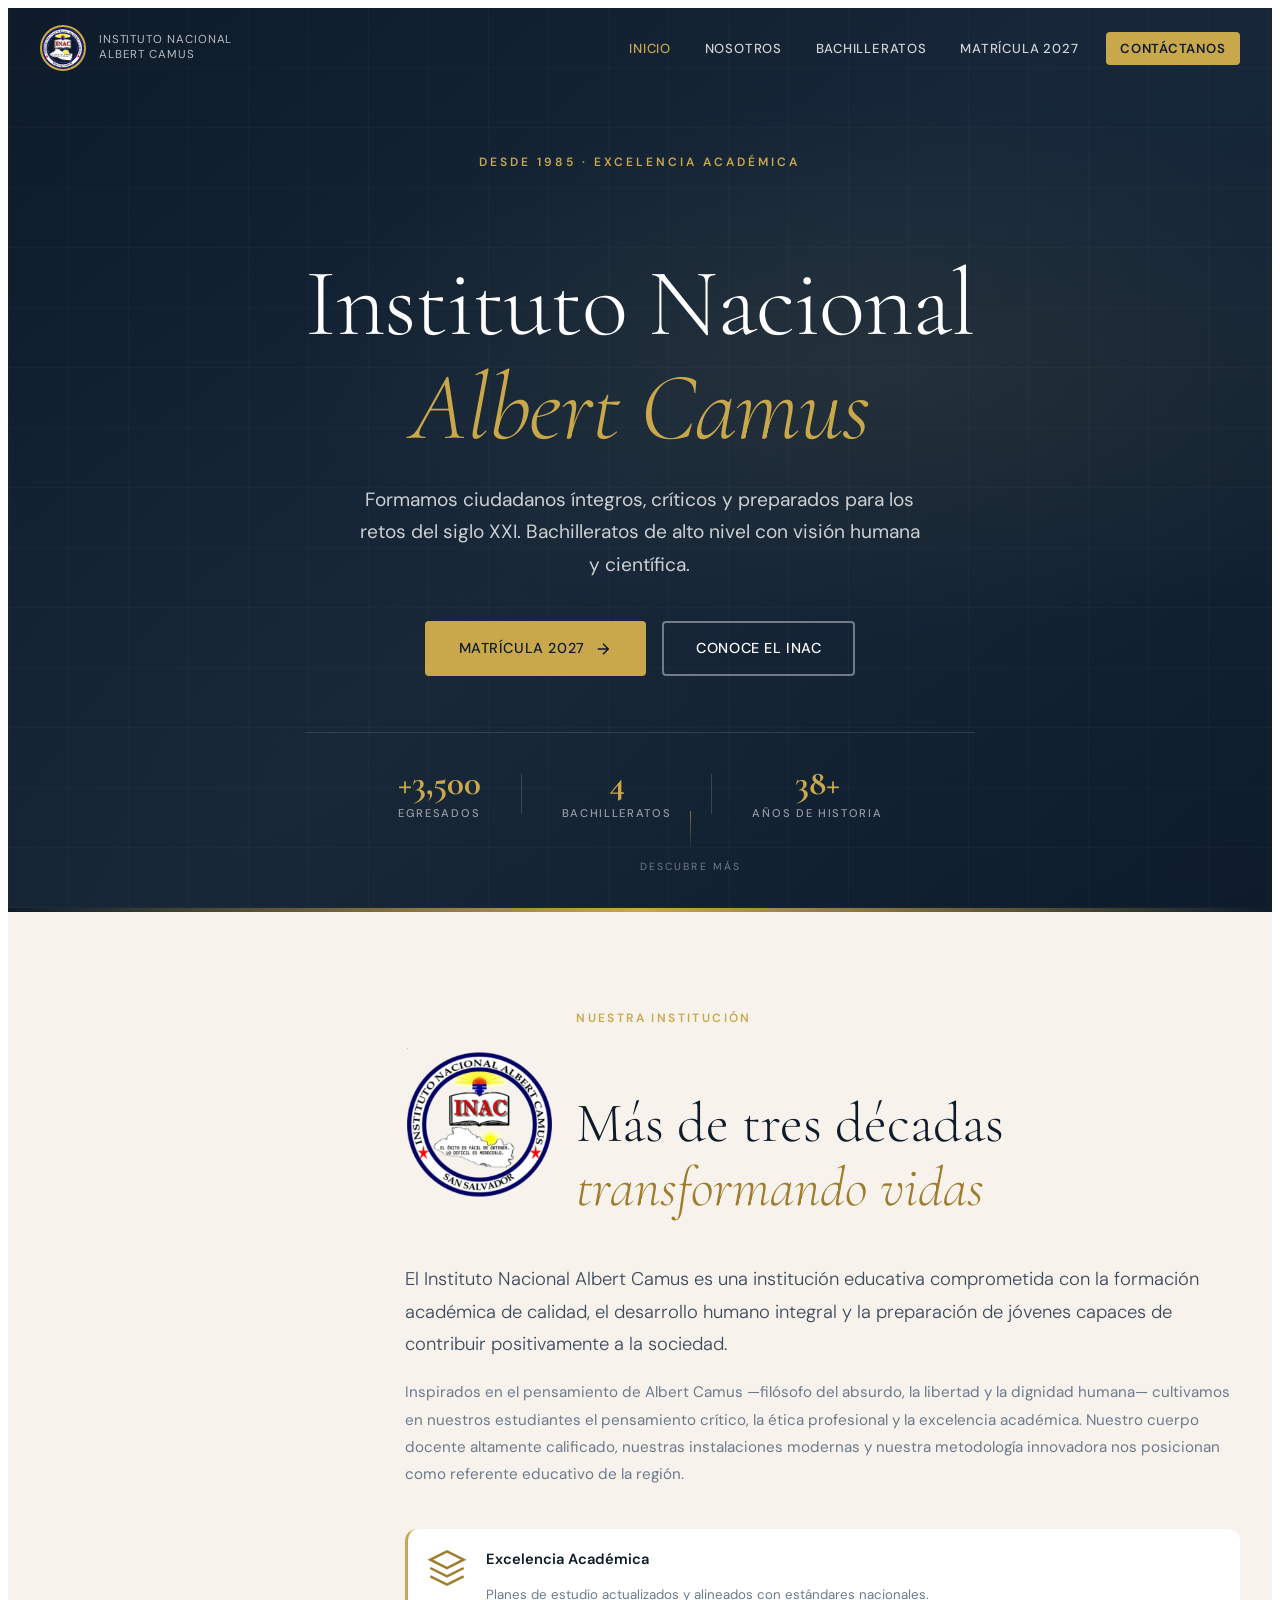
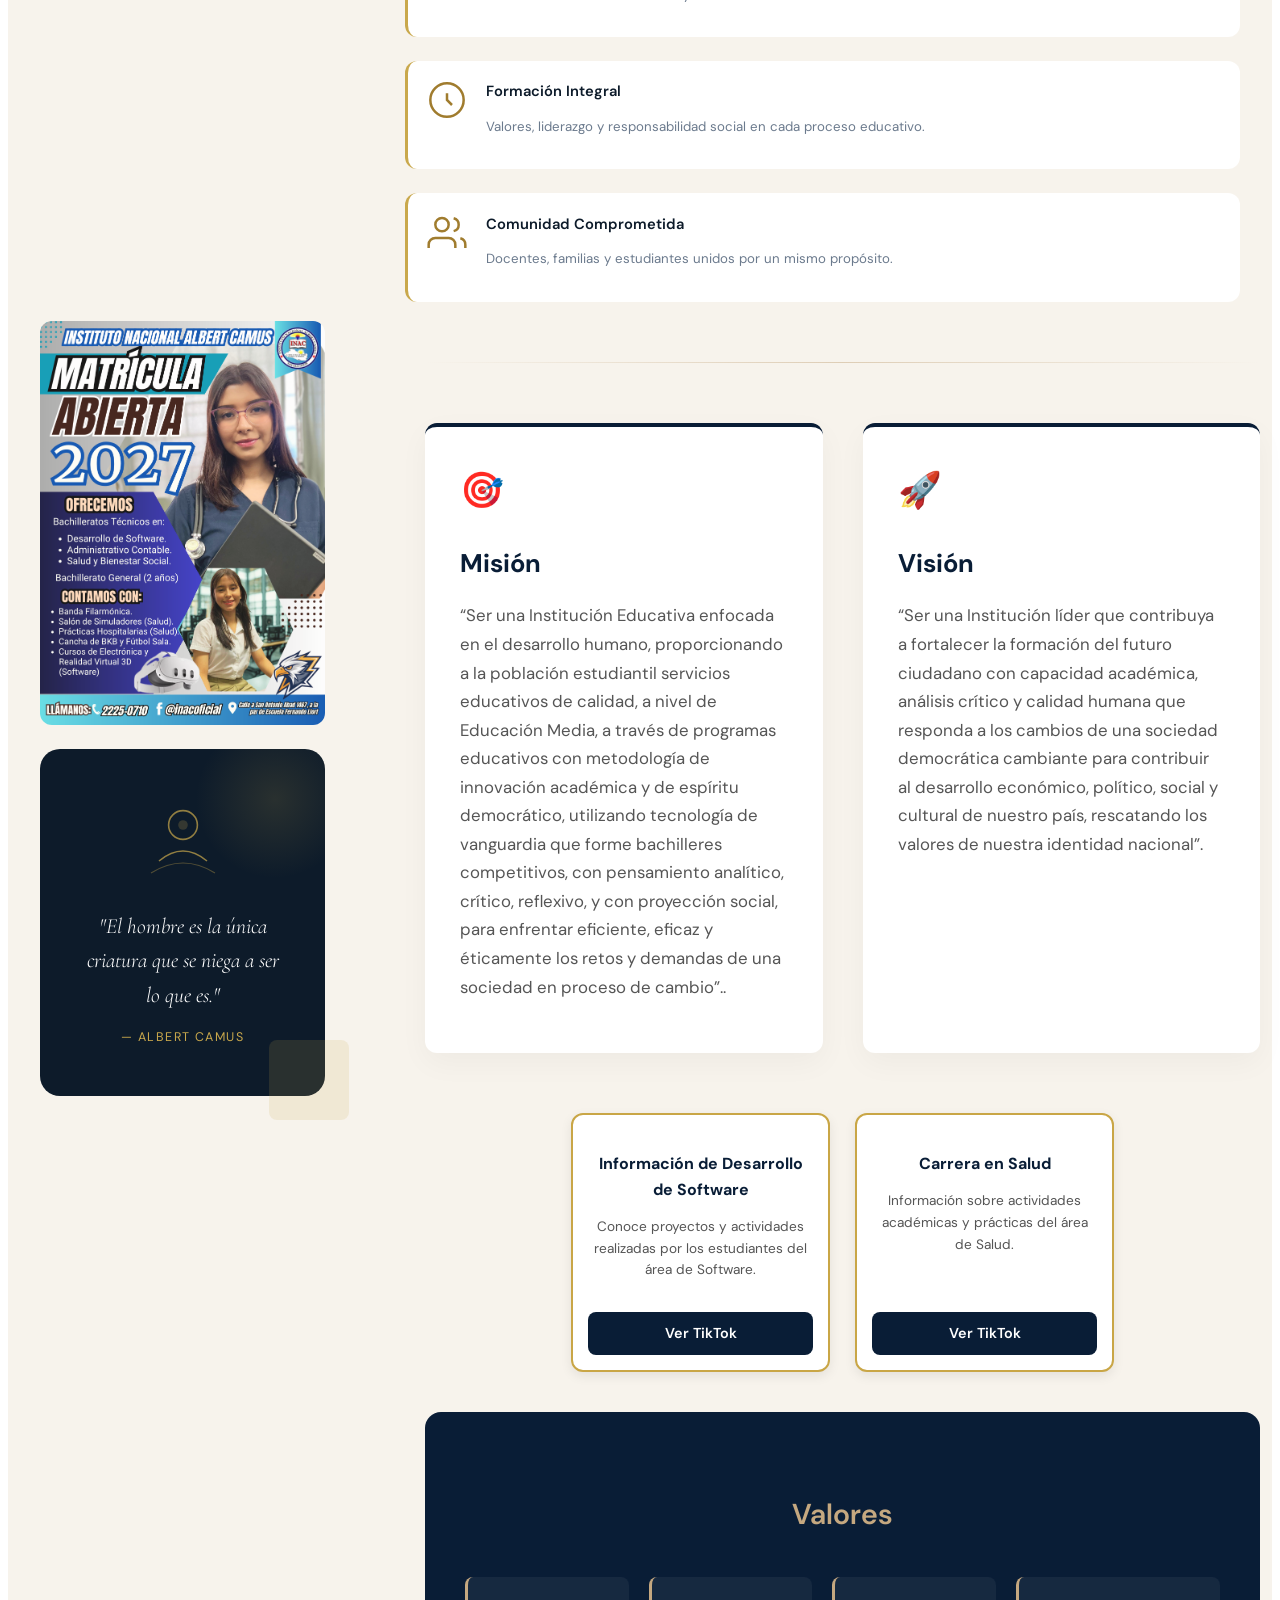
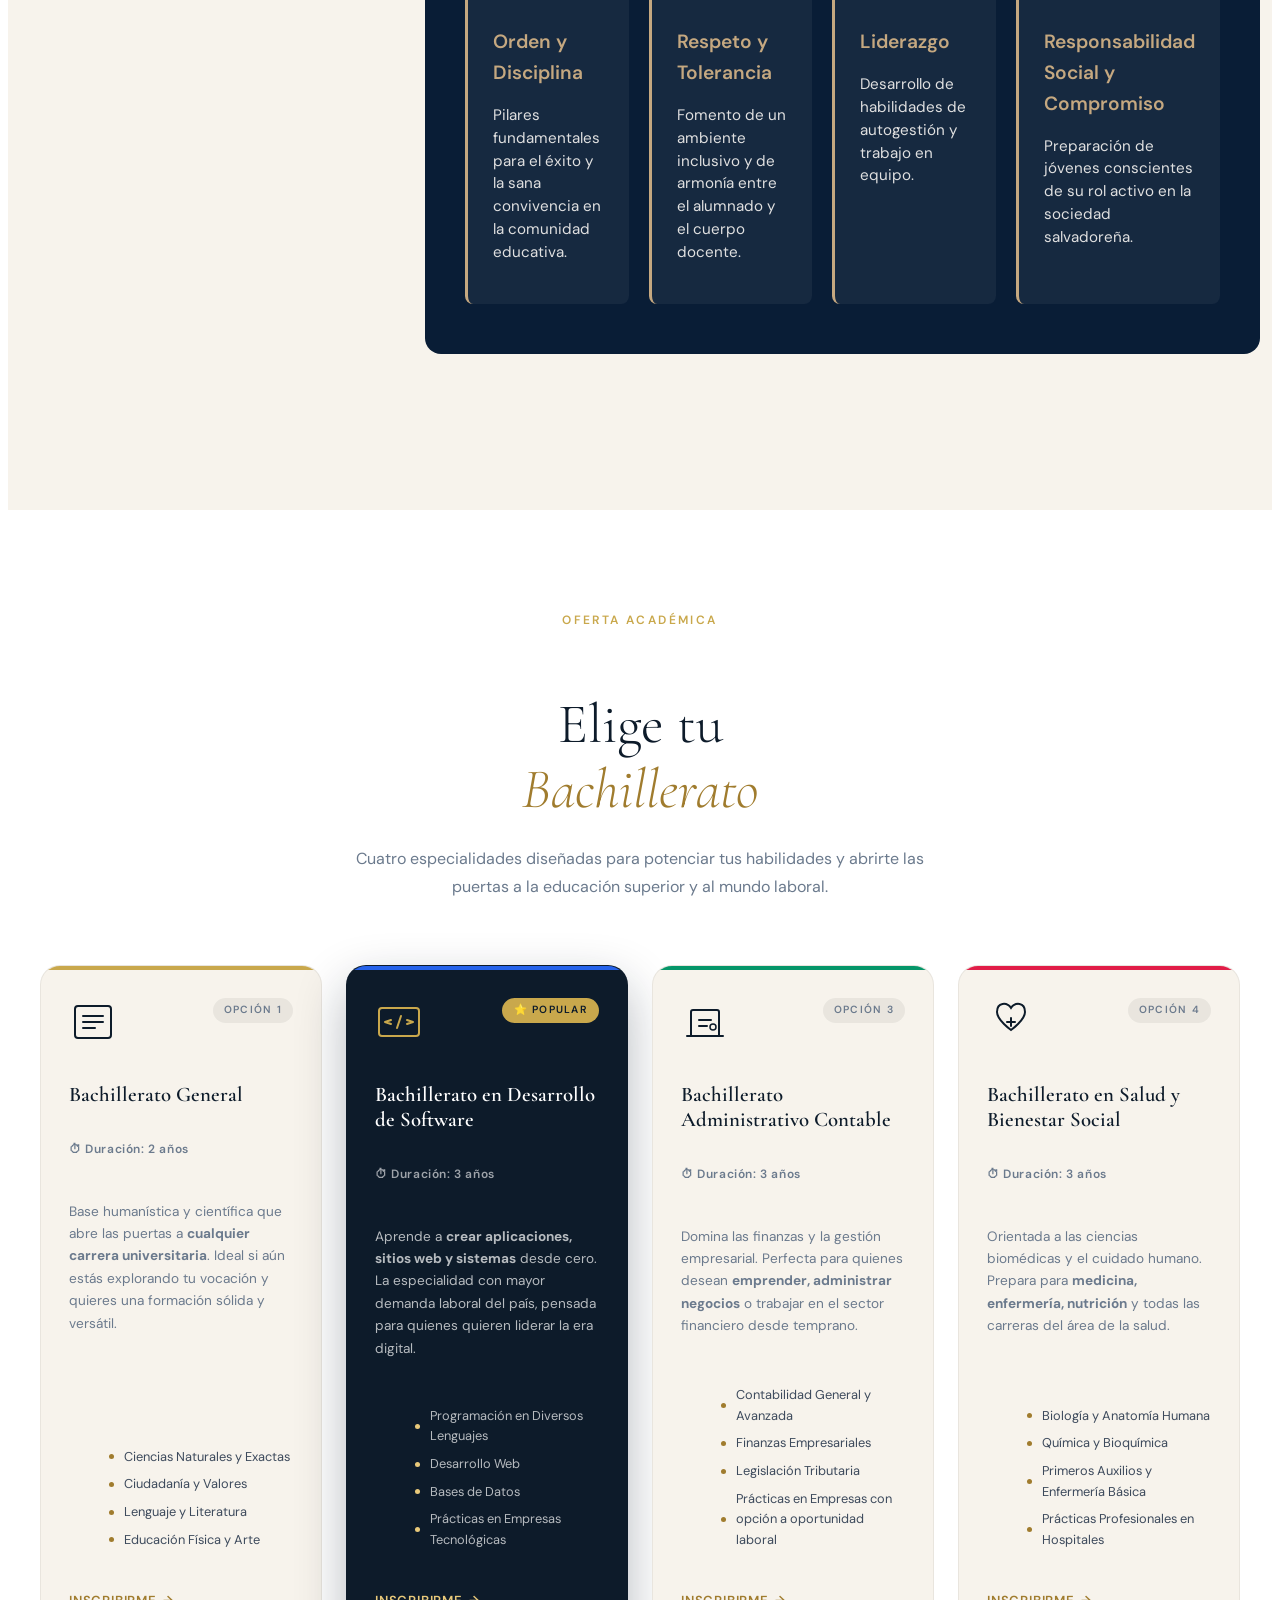
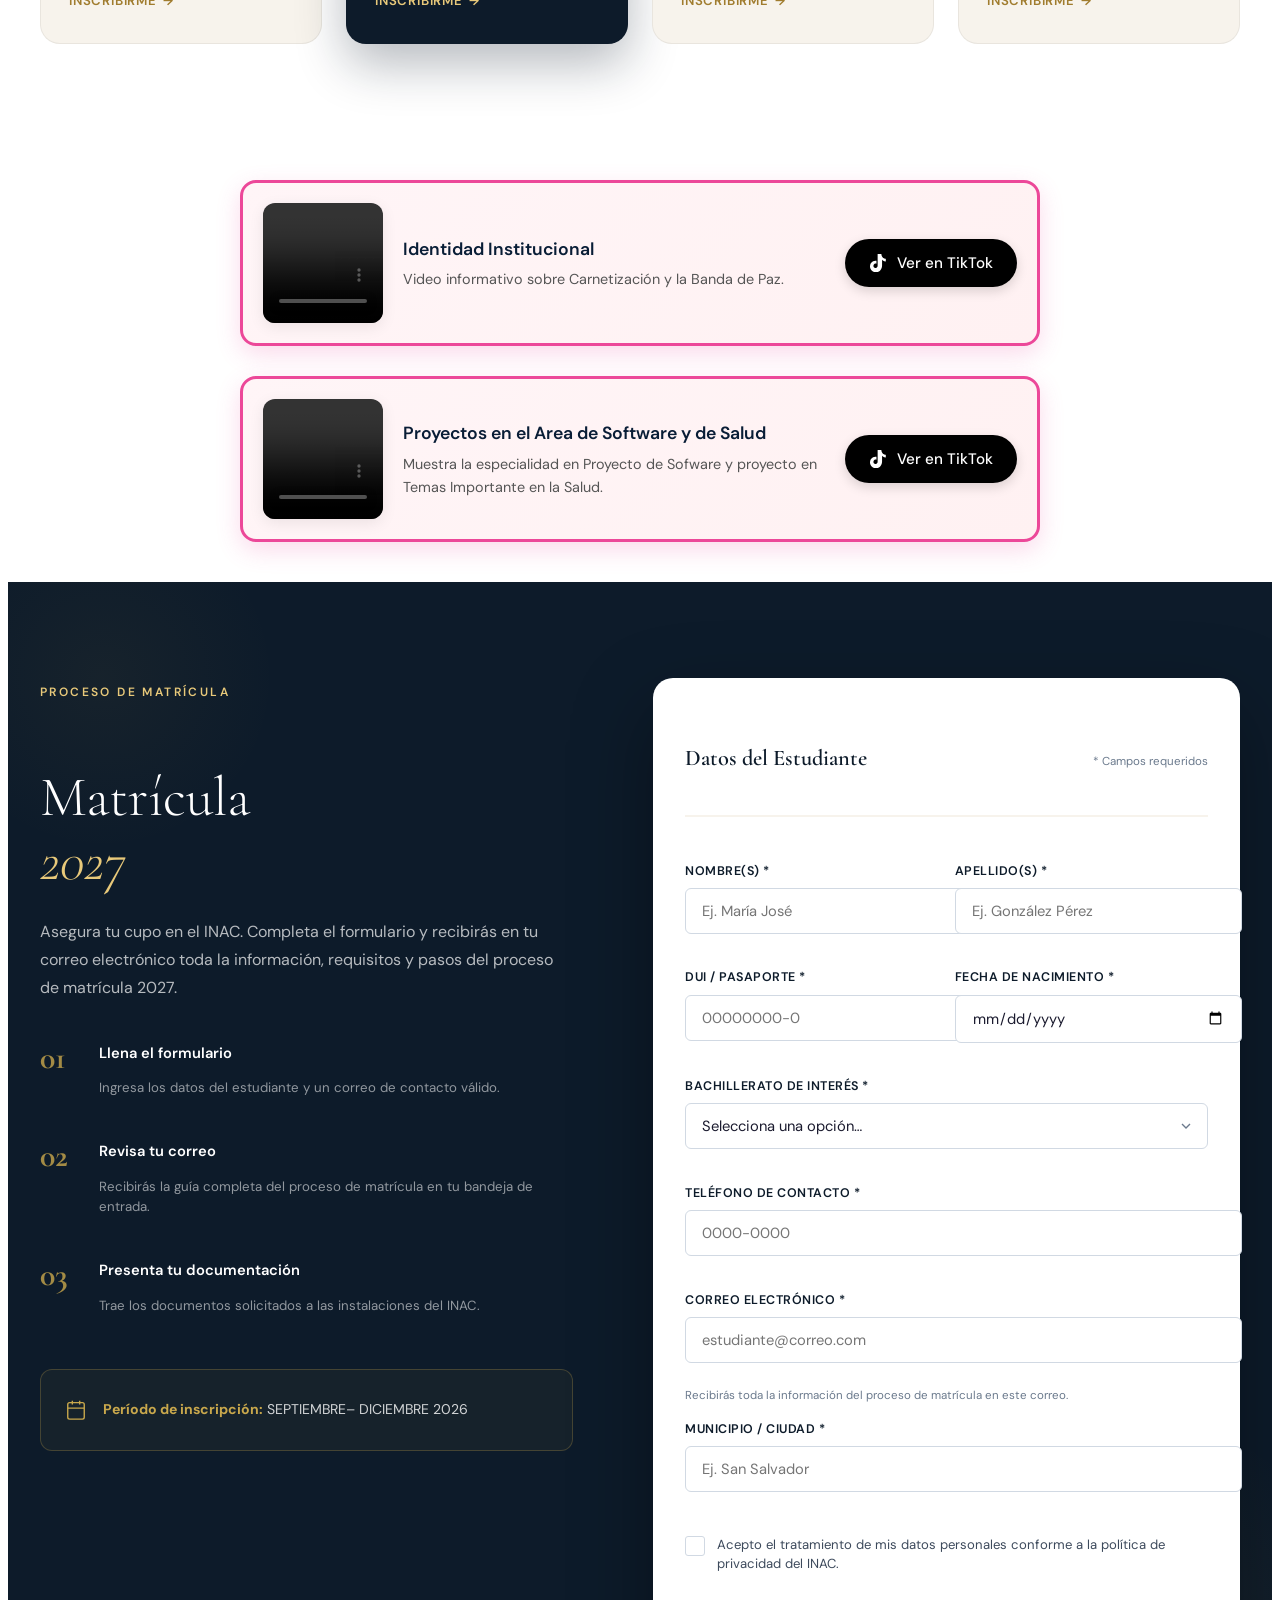
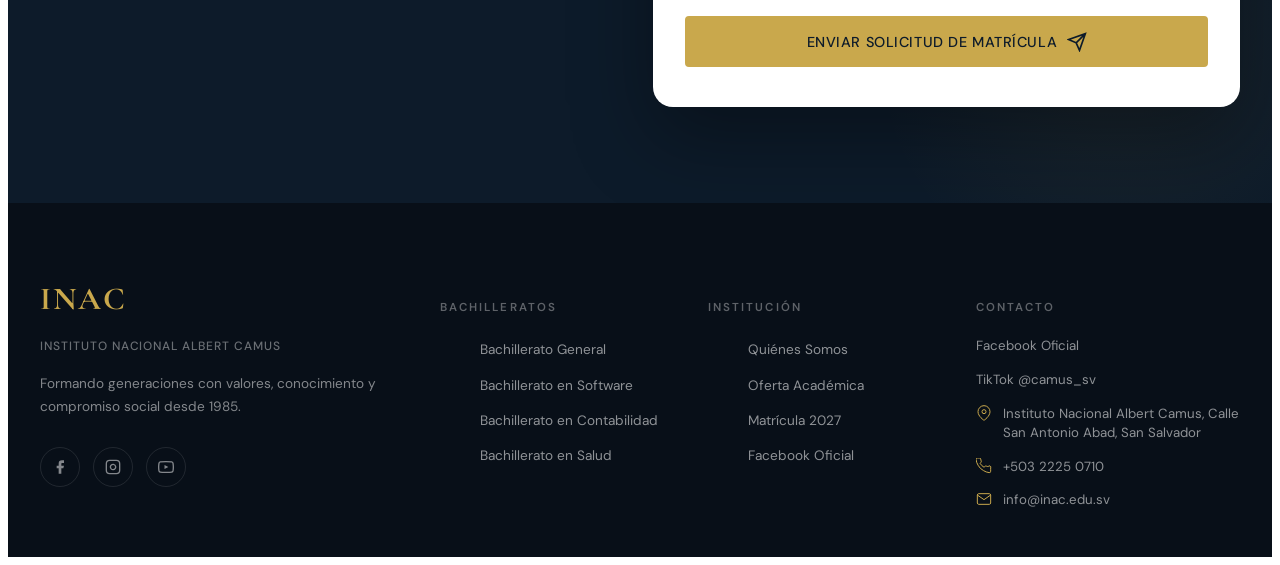
<file: Tarea/index.html>
<!DOCTYPE html>
<html lang="es">
<head>
  <meta charset="UTF-8" />
  <meta name="viewport" content="width=device-width, initial-scale=1.0" />
  <meta name="description" content="Instituto Nacional Albert Camus — Formando líderes con excelencia académica. Bachilleratos en General, Software, Contabilidad y Salud." />
  <title>Instituto Nacional Albert Camus — INAC</title>
  <link rel="stylesheet" href="styles.css" />
  <link rel="preconnect" href="https://fonts.googleapis.com" />
  <link rel="preconnect" href="https://fonts.gstatic.com" crossorigin />
  <link href="https://fonts.googleapis.com/css2?family=Cormorant+Garamond:ital,wght@0,300;0,400;0,600;0,700;1,300;1,400&family=DM+Sans:wght@300;400;500;600&display=swap" rel="stylesheet" />
 
</head>
   
<body>

  <!-- ═══════════════════════════════════════════
       NAVBAR
  ═══════════════════════════════════════════ -->
  <nav class="navbar" id="navbar" role="navigation" aria-label="Navegación principal">
    <div class="nav-container">
    <a href="#inicio" class="nav-brand" aria-label="Inicio INAC">
  <img 
    src="camuslogo.png" 
    alt="Logo INAC" 
    class="nav-logo-img"
    style="width:42px; height:42px; object-fit:contain; border-radius:50%; border:2px solid #c9a84c; flex-shrink:0;"
  />
  <span class="brand-full">Instituto Nacional Albert Camus</span>
</a>

      <ul class="nav-links" id="nav-links" role="list">
        <li><a href="#inicio" class="nav-link" data-section="inicio">Inicio</a></li>
        <li><a href="#nosotros" class="nav-link" data-section="nosotros">Nosotros</a></li>
        <li><a href="#servicios" class="nav-link" data-section="servicios">Bachilleratos</a></li>
        <li><a href="#matricula" class="nav-link" data-section="matricula">Matrícula 2027</a></li>
        <li><a href="#contacto" class="nav-link nav-cta" data-section="contacto">Contáctanos</a></li>
      </ul>

      <button class="hamburger" id="hamburger" aria-label="Abrir menú" aria-expanded="false" aria-controls="nav-links">
        <span class="bar"></span>
        <span class="bar"></span>
        <span class="bar"></span>
      </button>
    </div>
  </nav>

  <!-- ═══════════════════════════════════════════
       HERO
  ═══════════════════════════════════════════ -->
  <section class="hero" id="inicio" aria-label="Sección principal">
    <div class="hero-bg">
      <div class="hero-overlay"></div>
      <div class="hero-grid-overlay"></div>
    </div>

    <div class="hero-content">
      <p class="hero-eyebrow">Desde 1985 · Excelencia Académica</p>
      <h1 class="hero-title">
        Instituto Nacional<br />
        <em>Albert Camus</em>
      </h1>
      <p class="hero-subtitle">
        Formamos ciudadanos íntegros, críticos y preparados para los retos del siglo XXI.
        Bachilleratos de alto nivel con visión humana y científica.
      </p>
      <div class="hero-actions">
        <a href="#matricula" class="btn btn-primary">
          <span>Matrícula 2027</span>
          <svg width="18" height="18" viewBox="0 0 24 24" fill="none" stroke="currentColor" stroke-width="2"><path d="M5 12h14M12 5l7 7-7 7"/></svg>
        </a>
        <a href="#nosotros" class="btn btn-ghost">Conoce el INAC</a>
      </div>
      <div class="hero-stats">
        <div class="stat">
          <span class="stat-num">+3,500</span>
          <span class="stat-label">Egresados</span>
        </div>
        <div class="stat-divider"></div>
       <a href="#servicios" class="stat" style="text-decoration:none; color:inherit;">
  <span class="stat-num">4</span>
  <span class="stat-label">Bachilleratos</span>
</a>
        <div class="stat-divider"></div>
        <div class="stat">
          <span class="stat-num">38+</span>
          <span class="stat-label">Años de historia</span>
        </div>
      </div>
    </div>

    <a href="#contacto" class="hero-scroll">
  <div class="scroll-line"></div>
  <span>Descubre más</span>
</a>
  </section>

  <!-- ═══════════════════════════════════════════
       NOSOTROS
  ═══════════════════════════════════════════ -->
  <section class="nosotros" id="nosotros" aria-labelledby="nosotros-title">
 						
      <div class="container">
            
       <div class="nosotros-grid">

  <div class="nosotros-visual">

    <img
      src="poster.png"
      alt="Imagen institucional INAC"
      style="width:100%; height:auto; border-radius:12px; opacity:0.9; margin-bottom:1.5rem; display:block;"
    />

    <div class="visual-frame">
      <div class="visual-inner">
        <div class="visual-icon">
          <svg viewBox="0 0 100 100" xmlns="http://www.w3.org/2000/svg">
            <circle cx="50" cy="35" r="18" fill="none" stroke="currentColor" stroke-width="2"/>
            <path d="M20 80 Q50 55 80 80" fill="none" stroke="currentColor" stroke-width="2"/>
            <path d="M10 95 Q50 70 90 95" fill="none" stroke="currentColor" stroke-width="1.5" opacity="0.5"/>
            <circle cx="50" cy="35" r="6" fill="currentColor" opacity="0.3"/>
          </svg>
        </div>
        <p class="visual-quote">"El hombre es la única criatura que se niega a ser lo que es."</p>
        <span class="visual-author">— Albert Camus</span>
      </div>
    </div>

    <div class="visual-accent-block"></div>
  </div>

  <div class="nosotros-text">

  <div style="display:flex; align-items:center; gap:20px; margin-bottom:20px;">

    <img
      src="camuslogo.png"
      alt="Logo INAC"
      style="width:4cm; height:4cm; object-fit:contain; flex-shrink:0;"
    >

    <div>
      <span class="section-tag">Nuestra Institución</span>
      <h2 class="section-title" id="nosotros-title">
        Más de tres décadas<br><em>transformando vidas</em>
      </h2>
    </div>

  </div>
          <p class="nosotros-lead">
            El Instituto Nacional Albert Camus es una institución educativa comprometida con
            la formación académica de calidad, el desarrollo humano integral y la preparación de
            jóvenes capaces de contribuir positivamente a la sociedad.
          </p>
          <p class="nosotros-body">
            Inspirados en el pensamiento de Albert Camus —filósofo del absurdo, la libertad y la dignidad humana—
            cultivamos en nuestros estudiantes el pensamiento crítico, la ética profesional y la
            excelencia académica. Nuestro cuerpo docente altamente calificado, nuestras instalaciones
            modernas y nuestra metodología innovadora nos posicionan como referente educativo de la región.
          </p>
          <div class="nosotros-pillars">
            <div class="pillar">
              <div class="pillar-icon">
                <svg viewBox="0 0 24 24" fill="none" stroke="currentColor" stroke-width="1.5"><path d="M12 2L2 7l10 5 10-5-10-5zM2 17l10 5 10-5M2 12l10 5 10-5"/></svg>
              </div>
              <div>
                <strong>Excelencia Académica</strong>
                <p>Planes de estudio actualizados y alineados con estándares nacionales.</p>
              </div>
            </div>
            <div class="pillar">
              <div class="pillar-icon">
                <svg viewBox="0 0 24 24" fill="none" stroke="currentColor" stroke-width="1.5"><circle cx="12" cy="12" r="10"/><path d="M12 8v4l3 3"/></svg>
              </div>
              <div>
                <strong>Formación Integral</strong>
                <p>Valores, liderazgo y responsabilidad social en cada proceso educativo.</p>
              </div>
            </div>
            <div class="pillar">
              <div class="pillar-icon">
                <svg viewBox="0 0 24 24" fill="none" stroke="currentColor" stroke-width="1.5"><path d="M17 21v-2a4 4 0 00-4-4H5a4 4 0 00-4 4v2"/><circle cx="9" cy="7" r="4"/><path d="M23 21v-2a4 4 0 00-3-3.87M16 3.13a4 4 0 010 7.75"/></svg>
              </div>
              <div>
                <strong>Comunidad Comprometida</strong>
                <p>Docentes, familias y estudiantes unidos por un mismo propósito.</p>
            </div>
    </div>
</div>

<section class="campus-institutional-info" style="clear: both; display: block; width: 100%;">
    <hr class="separator-line">
    
    <div class="mv-grid">
        <div class="mv-card">
            <div class="mv-icon">🎯</div>
            <h3>Misión</h3>
            <p>“Ser una Institución Educativa enfocada en el desarrollo humano, proporcionando a la población estudiantil servicios educativos de calidad, a nivel de Educación Media, a través de programas educativos con metodología de innovación académica y de espíritu democrático, utilizando tecnología de vanguardia que forme bachilleres competitivos, con pensamiento analítico, crítico, reflexivo, y con proyección social, para enfrentar eficiente, eficaz y éticamente los retos y demandas de una sociedad en proceso de cambio”..</p>
        </div>

        <div class="mv-card">
            <div class="mv-icon">🚀</div>
            <h3>Visión</h3>
            <p>“Ser una Institución líder que contribuya a fortalecer la formación del futuro ciudadano con capacidad académica, análisis crítico y calidad humana que responda a los cambios de una sociedad democrática cambiante para contribuir al desarrollo económico, político, social y cultural de nuestro país, rescatando los valores de nuestra identidad nacional”.</p>
        </div>
    </div>
<section class="videos-section">

  <div style="display:flex; justify-content:center; gap:25px; flex-wrap:wrap;">

    <div style="
      width:225px;
      height:225px;
      background:#ffffff;
      border:2px solid #c9a646;
      border-radius:12px;
      padding:15px;
      box-shadow:0 4px 12px rgba(0,0,0,0.08);
      display:flex;
      flex-direction:column;
      justify-content:space-between;
      text-align:center;
    ">
      <div>
        <h4 style="color:#091d36; margin-bottom:10px;">
          Información de Desarrollo de Software
        </h4>

        <p style="font-size:0.85rem; color:#555;">
          Conoce proyectos y actividades realizadas por los estudiantes del área de Software.
        </p>
      </div>

      <a href="https://www.tiktok.com/@camus_sv/video/7595345781255605516?is_from_webapp=1&sender_device=pc"
         target="_blank"
         rel="noopener noreferrer"
         style="
          background:#091d36;
          color:white;
          text-decoration:none;
          padding:10px;
          border-radius:8px;
          font-size:0.9rem;
          font-weight:600;
         ">
         Ver TikTok
      </a>
    </div>

    <div style="
      width:225px;
      height:225px;
      background:#ffffff;
      border:2px solid #c9a646;
      border-radius:12px;
      padding:15px;
      box-shadow:0 4px 12px rgba(0,0,0,0.08);
      display:flex;
      flex-direction:column;
      justify-content:space-between;
      text-align:center;
    ">
      <div>
        <h4 style="color:#091d36; margin-bottom:10px;">
          Carrera en Salud
        </h4>

        <p style="font-size:0.85rem; color:#555;">
          Información sobre actividades académicas y prácticas del área de Salud.
        </p>
      </div>

      <a href="https://www.tiktok.com/@camus_sv/video/7594939346877304076?is_from_webapp=1&sender_device=pc"
         target="_blank"
         rel="noopener noreferrer"
         style="
          background:#091d36;
          color:white;
          text-decoration:none;
          padding:10px;
          border-radius:8px;
          font-size:0.9rem;
          font-weight:600;
         ">
         Ver TikTok
      </a>
    </div>

  </div>

       <div class="valores-section">
                <h3 class="valores-title">Valores</h3>
                <div class="valores-grid">
                  <div class="valor-card">
                    <h4>Orden y Disciplina</h4>
                    <p>Pilares fundamentales para el éxito y la sana convivencia en la comunidad educativa.</p>
                  </div>
                  <div class="valor-card">
                    <h4>Respeto y Tolerancia</h4>
                    <p>Fomento de un ambiente inclusivo y de armonía entre el alumnado y el cuerpo docente.</p>
                  </div>
                  <div class="valor-card">
                    <h4>Liderazgo</h4>
                    <p>Desarrollo de habilidades de autogestión y trabajo en equipo.</p>
                  </div>
                  <div class="valor-card">
                    <h4>Responsabilidad Social y Compromiso</h4>
                    <p>Preparación de jóvenes conscientes de su rol activo en la sociedad salvadoreña.</p>
                  </div>
                </div>
              </div>
            </div>
          </section>
           

  <!-- ═══════════════════════════════════════════
       SERVICIOS / BACHILLERATOS
  ═══════════════════════════════════════════ -->
  <section class="servicios" id="servicios" aria-labelledby="servicios-title">
    <div class="container">
      <div class="section-header">
        <span class="section-tag">Oferta Académica</span>
        <h2 class="section-title" id="servicios-title">
          Elige tu<br /><em>Bachillerato</em>
        </h2>
        <p class="section-desc">
          Cuatro especialidades diseñadas para potenciar tus habilidades y abrirte las puertas
          a la educación superior y al mundo laboral.
        </p>
      </div>

      <div class="servicios-grid">

  <!-- Card 1: General -->
  <article class="service-card" data-color="gold" aria-label="Bachillerato General">
    <div class="card-header">
      <div class="card-icon">
        <svg viewBox="0 0 48 48" fill="none" xmlns="http://www.w3.org/2000/svg">
          <rect x="6" y="8" width="36" height="32" rx="3" stroke="currentColor" stroke-width="2"/>
          <path d="M14 18h20M14 24h20M14 30h12" stroke="currentColor" stroke-width="2" stroke-linecap="round"/>
        </svg>
      </div>
      <span class="card-badge">Opción 1</span>
    </div>
    <h3 class="card-title">Bachillerato General</h3>
    <p class="card-duration">⏱ Duración: 2 años</p>
    <p class="card-desc">
      Base humanística y científica que abre las puertas a <strong>cualquier carrera universitaria</strong>.
      Ideal si aún estás explorando tu vocación y quieres una formación sólida y versátil.
    </p>
    <ul class="card-features" role="list">
      <li>Ciencias Naturales y Exactas</li>
      <li>Ciudadanía y Valores</li>
      <li>Lenguaje y Literatura</li>
      <li>Educación Física y Arte</li>
    </ul>
    <a href="#matricula" class="card-cta" aria-label="Inscribirme en Bachillerato General">
      Inscribirme <span aria-hidden="true">→</span>
    </a>
  </article>

  <!-- Card 2: Software -->
  <article class="service-card featured" data-color="blue" aria-label="Bachillerato en Software">
    <div class="card-header">
      <div class="card-icon">
        <svg viewBox="0 0 48 48" fill="none" xmlns="http://www.w3.org/2000/svg">
          <rect x="4" y="10" width="40" height="28" rx="3" stroke="currentColor" stroke-width="2"/>
          <path d="M16 22l-6 2 6 2M32 22l6 2-6 2M22 30l4-12" stroke="currentColor" stroke-width="2" stroke-linecap="round" stroke-linejoin="round"/>
        </svg>
      </div>
      <span class="card-badge featured-badge">⭐ Popular</span>
    </div>
    <h3 class="card-title">Bachillerato en Desarrollo de Software</h3>
    <p class="card-duration" style="color: rgba(255,255,255,0.6);">⏱ Duración: 3 años</p>
    <p class="card-desc">
      Aprende a <strong>crear aplicaciones, sitios web y sistemas</strong> desde cero.
      La especialidad con mayor demanda laboral del país, pensada para quienes quieren liderar la era digital.
    </p>
    <ul class="card-features" role="list">
      <li>Programación en Diversos Lenguajes</li>
      <li>Desarrollo Web</li>
      <li>Bases de Datos</li>
      <li>Prácticas en Empresas Tecnológicas</li>
    </ul>
    <a href="#matricula" class="card-cta" aria-label="Inscribirme en Bachillerato en Software">
      Inscribirme <span aria-hidden="true">→</span>
    </a>
  </article>

  <!-- Card 3: Contabilidad -->
  <article class="service-card" data-color="green" aria-label="Bachillerato en Contabilidad">
    <div class="card-header">
      <div class="card-icon">
        <svg viewBox="0 0 48 48" fill="none" xmlns="http://www.w3.org/2000/svg">
          <path d="M10 38V14a2 2 0 012-2h24a2 2 0 012 2v24" stroke="currentColor" stroke-width="2"/>
          <path d="M6 38h36" stroke="currentColor" stroke-width="2" stroke-linecap="round"/>
          <path d="M18 22h12M18 28h8" stroke="currentColor" stroke-width="2" stroke-linecap="round"/>
          <circle cx="32" cy="29" r="3" stroke="currentColor" stroke-width="1.5"/>
        </svg>
      </div>
      <span class="card-badge">Opción 3</span>
    </div>
    <h3 class="card-title">Bachillerato Administrativo Contable</h3>
    <p class="card-duration">⏱ Duración: 3 años</p>
    <p class="card-desc">
      Domina las finanzas y la gestión empresarial. Perfecta para quienes desean
      <strong>emprender, administrar negocios</strong> o trabajar en el sector financiero desde temprano.
    </p>
    <ul class="card-features" role="list">
      <li>Contabilidad General y Avanzada</li>
      <li>Finanzas Empresariales</li>
      <li>Legislación Tributaria</li>
      <li>Prácticas en Empresas con opción a oportunidad laboral</li>
    </ul>
    <a href="#matricula" class="card-cta" aria-label="Inscribirme en Bachillerato Administrativo Contable">
      Inscribirme <span aria-hidden="true">→</span>
    </a>
  </article>

  <!-- Card 4: Salud -->
  <article class="service-card" data-color="rose" aria-label="Bachillerato en Salud">
    <div class="card-header">
      <div class="card-icon">
        <svg viewBox="0 0 48 48" fill="none" xmlns="http://www.w3.org/2000/svg">
          <path d="M24 10c-4-6-14-6-14 4 0 8 14 18 14 18s14-10 14-18c0-10-10-10-14-4z" stroke="currentColor" stroke-width="2"/>
          <path d="M20 24h8M24 20v8" stroke="currentColor" stroke-width="2" stroke-linecap="round"/>
        </svg>
      </div>
      <span class="card-badge">Opción 4</span>
    </div>
    <h3 class="card-title">Bachillerato en Salud y Bienestar Social</h3>
    <p class="card-duration">⏱ Duración: 3 años</p>
    <p class="card-desc">
      Orientada a las ciencias biomédicas y el cuidado humano. Prepara para
      <strong>medicina, enfermería, nutrición</strong> y todas las carreras del área de la salud.
    </p>
    <ul class="card-features" role="list">
      <li>Biología y Anatomía Humana</li>
      <li>Química y Bioquímica</li>
      <li>Primeros Auxilios y Enfermería Básica</li>
      <li>Prácticas Profesionales en Hospitales</li>
    </ul>
    <a href="#matricula" class="card-cta" aria-label="Inscribirme en Bachillerato en Salud">
      Inscribirme <span aria-hidden="true">→</span>
    </a>
  </article>

</div>
    </div>
  </section>
 
           <div class="container" style="margin-top: 40px; margin-bottom: 40px;">
  <div style="display: flex; flex-direction: column; gap: 30px; max-width: 800px; margin: 0 auto;">

    <div style="display: flex; align-items: center; justify-content: space-between; background: linear-gradient(135deg, #fff5f7, #fff1f2);
padding: 20px;
border-radius: 16px;
border: 3px solid #ec4899;
box-shadow: 0 8px 25px rgba(236,72,153,0.2);">
      
      <div style="display: flex; align-items: center; gap: 20px; flex: 1; min-width: 280px;">
        <div style="width: 120px; height: 120px; border-radius: 12px; overflow: hidden; box-shadow: 0 4px 15px rgba(0,0,0,0.08); flex-shrink: 0;">
          <video style="width: 100%; height: 100%; object-fit: cover;" controls preload="metadata">
            <source src="videos/Canet.mp4" type="video/mp4">
            Tu navegador no soporta la reproducción de video.
          </video>
        </div>
        <div>
          <h4 style="color: #091d36; font-family: 'DM Sans', sans-serif; font-size: 1.1rem; margin: 0 0 5px 0; font-weight: 600;">Identidad Institucional</h4>
          <p style="color: #555555; font-size: 0.9rem; margin: 0;">Video informativo sobre Carnetización y la Banda de Paz.</p>
        </div>
      </div>

      <div style="flex-shrink: 0;">
        <a href="https://www.tiktok.com/@camus_sv/video/7634758592033246472?is_from_webapp=1&sender_device=pc" target="_blank" rel="noopener noreferrer" style="display: inline-flex; align-items: center; gap: 10px; background: #000000; color: #ffffff; padding: 12px 24px; border-radius: 30px; font-family: 'DM Sans', sans-serif; font-weight: 500; font-size: 0.95rem; text-decoration: none; box-shadow: 0 4px 12px rgba(0,0,0,0.15); transition: transform 0.2s ease;">
          <svg width="18" height="18" viewBox="0 0 24 24" fill="currentColor" style="display: block;">
            <path d="M12.525.02c1.31-.02 2.61-.01 3.91-.02.08 1.53.63 3.03 1.6 4.17 1.12 1.25 2.7 1.94 4.38 2.12v3.74c-1.39-.07-2.77-.51-3.93-1.32-.38-.27-.72-.58-1.03-.92-.01 2.53-.01 5.06-.02 7.59-.06 2.55-.91 5.12-2.79 6.89-2.14 2-5.26 2.62-7.99 1.69-2.61-.88-4.66-3.19-5.18-5.91-.65-3.37.95-6.95 3.93-8.38 1.4-.68 3.01-.89 4.54-.56v3.83c-.94-.32-2.01-.17-2.82.43-.88.64-1.34 1.76-1.18 2.85.18 1.26 1.22 2.27 2.49 2.37 1.34.1 2.61-.75 2.94-2.03.11-.42.14-.87.14-1.31V0z"/>
          </svg>
          Ver en TikTok
        </a>
      </div>

    </div>

<div style="display: flex;
align-items: center;
justify-content: space-between;
background: linear-gradient(135deg, #fff5f7, #fff1f2);
padding: 20px;
border-radius: 16px;
border: 3px solid #ec4899;
box-shadow: 0 8px 25px rgba(236,72,153,0.2);
gap: 20px;
flex-wrap: wrap;">
      
      <div style="display: flex; align-items: center; gap: 20px; flex: 1; min-width: 280px;">
       <div style="width: 120px; height: 120px; border-radius: 12px; overflow: hidden; box-shadow: 0 4px 15px rgba(0,0,0,0.08); flex-shrink: 0;">
          <video style="width: 100%; height: 100%; object-fit: cover;" controls preload="metadata">
            <source src="videos/SoftwarwProyec.mp4" type="video/mp4">
            Tu navegador no soporta la reproducción de video.
          </video>
        </div>
        <div>
          <h4 style="color: #091d36; font-family: 'DM Sans', sans-serif; font-size: 1.1rem; margin: 0 0 5px 0; font-weight: 600;">Proyectos en el Area  de Software y de Salud</h4>
          <p style="color: #555555; font-size: 0.9rem; margin: 0;">Muestra la especialidad en Proyecto de Sofware y proyecto en Temas Importante en la Salud.</p>
        </div>
      </div>

      <div style="flex-shrink: 0;">
        <a href="https://www.tiktok.com/@camus_sv/video/7622062227792596242?is_from_webapp=1&sender_device=pc" target="_blank" rel="noopener noreferrer" style="display: inline-flex; align-items: center; gap: 10px; background: #000000; color: #ffffff; padding: 12px 24px; border-radius: 30px; font-family: 'DM Sans', sans-serif; font-weight: 500; font-size: 0.95rem; text-decoration: none; box-shadow: 0 4px 12px rgba(0,0,0,0.15); transition: transform 0.2s ease;">
          <svg width="18" height="18" viewBox="0 0 24 24" fill="currentColor" style="display: block;">
            <path d="M12.525.02c1.31-.02 2.61-.01 3.91-.02.08 1.53.63 3.03 1.6 4.17 1.12 1.25 2.7 1.94 4.38 2.12v3.74c-1.39-.07-2.77-.51-3.93-1.32-.38-.27-.72-.58-1.03-.92-.01 2.53-.01 5.06-.02 7.59-.06 2.55-.91 5.12-2.79 6.89-2.14 2-5.26 2.62-7.99 1.69-2.61-.88-4.66-3.19-5.18-5.91-.65-3.37.95-6.95 3.93-8.38 1.4-.68 3.01-.89 4.54-.56v3.83c-.94-.32-2.01-.17-2.82.43-.88.64-1.34 1.76-1.18 2.85.18 1.26 1.22 2.27 2.49 2.37 1.34.1 2.61-.75 2.94-2.03.11-.42.14-.87.14-1.31V0z"/>
          </svg>
          Ver en TikTok
        </a>
      </div>

    </div>

  </div>
</div>     
</section>
      
       <!-- ═══════════════════════════════════════════
       FORMULARIO MATRÍCULA 2027
  ═══════════════════════════════════════════ -->
  <section class="matricula" id="matricula" aria-labelledby="matricula-title">
    <div class="container">
      <div class="matricula-grid">

        <div class="matricula-info">
          <span class="section-tag light">Proceso de Matrícula</span>
          <h2 class="section-title light" id="matricula-title">
            Matrícula<br /><em>2027</em>
          </h2>
          <p class="matricula-desc">
            Asegura tu cupo en el INAC. Completa el formulario y recibirás en tu correo
            electrónico toda la información, requisitos y pasos del proceso de matrícula 2027.
          </p>

          <div class="info-steps">
            <div class="step">
              <div class="step-num">01</div>
              <div class="step-text">
                <strong>Llena el formulario</strong>
                <p>Ingresa los datos del estudiante y un correo de contacto válido.</p>
              </div>
            </div>
            <div class="step">
              <div class="step-num">02</div>
              <div class="step-text">
                <strong>Revisa tu correo</strong>
                <p>Recibirás la guía completa del proceso de matrícula en tu bandeja de entrada.</p>
              </div>
            </div>
            <div class="step">
              <div class="step-num">03</div>
              <div class="step-text">
                <strong>Presenta tu documentación</strong>
                <p>Trae los documentos solicitados a las instalaciones del INAC.</p>
              </div>
            </div>
          </div>

          <div class="matricula-dates">
            <svg viewBox="0 0 24 24" fill="none" stroke="currentColor" stroke-width="1.5"><rect x="3" y="4" width="18" height="18" rx="2"/><path d="M16 2v4M8 2v4M3 10h18"/></svg>
            <p><strong>Período de inscripción:</strong> SEPTIEMBRE– DICIEMBRE 2026</p>
          </div>
        </div>

        <div class="form-container">
          <form class="matricula-form" id="matricula-form" novalidate aria-label="Formulario de matrícula 2027">
            <div class="form-title-row">
              <h3>Datos del Estudiante</h3>
              <span class="form-required-note">* Campos requeridos</span>
            </div>

            <div class="form-row">
              <div class="form-group">
                <label for="nombre" class="form-label">Nombre(s) *</label>
                <input type="text" id="nombre" name="nombre" class="form-input" placeholder="Ej. María José" autocomplete="given-name" required aria-required="true" />
                <span class="form-error" id="nombre-error" role="alert"></span>
              </div>
              <div class="form-group">
                <label for="apellido" class="form-label">Apellido(s) *</label>
                <input type="text" id="apellido" name="apellido" class="form-input" placeholder="Ej. González Pérez" autocomplete="family-name" required aria-required="true" />
                <span class="form-error" id="apellido-error" role="alert"></span>
              </div>
            </div>

            <div class="form-row">
              <div class="form-group">
                <label for="dui" class="form-label">DUI / Pasaporte *</label>
                <input type="text" id="dui" name="dui" class="form-input" placeholder="00000000-0" required aria-required="true" />
                <span class="form-error" id="dui-error" role="alert"></span>
              </div>
              <div class="form-group">
                <label for="fecha-nac" class="form-label">Fecha de Nacimiento *</label>
                <input type="date" id="fecha-nac" name="fecha-nac" class="form-input" required aria-required="true" />
                <span class="form-error" id="fecha-nac-error" role="alert"></span>
              </div>
            </div>

            <div class="form-group">
              <label for="bachillerato" class="form-label">Bachillerato de Interés *</label>
              <select id="bachillerato" name="bachillerato" class="form-input form-select" required aria-required="true">
                <option value="" disabled selected>Selecciona una opción…</option>
                <option value="general">Bachillerato General</option>
                <option value="software">Bachillerato en Software</option>
                <option value="contabilidad">Bachillerato en Contabilidad</option>
                <option value="salud">Bachillerato en Salud</option>
              </select>
              <span class="form-error" id="bachillerato-error" role="alert"></span>
            </div>

            <div class="form-group">
              <label for="telefono" class="form-label">Teléfono de Contacto *</label>
              <input type="tel" id="telefono" name="telefono" class="form-input" placeholder="0000-0000" autocomplete="tel" required aria-required="true" />
              <span class="form-error" id="telefono-error" role="alert"></span>
            </div>

            <div class="form-group">
              <label for="correo" class="form-label">Correo Electrónico *</label>
              <input type="email" id="correo" name="correo" class="form-input" placeholder="estudiante@correo.com" autocomplete="email" required aria-required="true" />
              <span class="form-error" id="correo-error" role="alert"></span>
              <span class="form-hint">Recibirás toda la información del proceso de matrícula en este correo.</span>
            </div>

            <div class="form-group">
              <label for="municipio" class="form-label">Municipio / Ciudad *</label>
              <input type="text" id="municipio" name="municipio" class="form-input" placeholder="Ej. San Salvador" required aria-required="true" />
              <span class="form-error" id="municipio-error" role="alert"></span>
            </div>

            <div class="form-group form-check">
              <label class="checkbox-label">
                <input type="checkbox" id="terminos" name="terminos" required aria-required="true" />
                <span class="checkmark"></span>
                Acepto el tratamiento de mis datos personales conforme a la política de privacidad del INAC.
              </label>
              <span class="form-error" id="terminos-error" role="alert"></span>
            </div>

            <button type="submit" class="btn btn-primary btn-full" id="submit-btn">
              <span class="btn-text">Enviar Solicitud de Matrícula</span>
              <span class="btn-loading" aria-hidden="true">Enviando…</span>
              <svg class="btn-icon" width="20" height="20" viewBox="0 0 24 24" fill="none" stroke="currentColor" stroke-width="2"><path d="M22 2L11 13M22 2L15 22l-4-9-9-4 20-7z"/></svg>
            </button>
          </form>

          

      </div>
    </div>
  </section>

 
  <!-- ═══════════════════════════════════════════
       FOOTER / CONTACTO
  ═══════════════════════════════════════════ -->
  <footer class="footer" id="contacto" role="contentinfo">
    <div class="footer-top">
      <div class="container">
        <div class="footer-grid">

          <div class="footer-brand">
            <a href="#inicio" class="footer-logo" aria-label="Inicio INAC">
              <span class="brand-initials">INAC</span>
            </a>
            <p class="footer-tagline">Instituto Nacional Albert Camus</p>
            <p class="footer-desc">
              Formando generaciones con valores, conocimiento y compromiso social desde 1985.
            </p>
            <div class="social-links" role="list" aria-label="Redes sociales">
              <a href="https://www.facebook.com/inacoficial" target="_blank" rel="noopener noreferrer" class="social-link" role="listitem" aria-label="Facebook oficial del INAC">
                <svg viewBox="0 0 24 24" fill="currentColor" xmlns="http://www.w3.org/2000/svg">
                  <path d="M18 2h-3a5 5 0 00-5 5v3H7v4h3v8h4v-8h3l1-4h-4V7a1 1 0 011-1h3z"/>
                </svg>
              </a>
              <a href="https://www.instagram.com/camus_sv?igsh=MTk2dmxvbTNvaW9jbA=="
   target="_blank"
   rel="noopener noreferrer"
   class="social-link"
   aria-label="Instagram del INAC">
  <svg viewBox="0 0 24 24" fill="none" stroke="currentColor" stroke-width="2">
    <rect x="2" y="2" width="20" height="20" rx="5"/>
    <path d="M16 11.37A4 4 0 1112.63 8 4 4 0 0116 11.37z"/>
    <line x1="17.5" y1="6.5" x2="17.51" y2="6.5"/>
  </svg>
</a>
              <a href="#" class="social-link" aria-label="YouTube del INAC">
                <svg viewBox="0 0 24 24" fill="none" stroke="currentColor" stroke-width="2">
                  <path d="M22.54 6.42a2.78 2.78 0 00-1.95-1.95C18.88 4 12 4 12 4s-6.88 0-8.59.47A2.78 2.78 0 001.46 6.42 29 29 0 001 12a29 29 0 00.46 5.58A2.78 2.78 0 003.41 19.53C5.12 20 12 20 12 20s6.88 0 8.59-.47a2.78 2.78 0 001.95-1.95A29 29 0 0023 12a29 29 0 00-.46-5.58z"/>
                  <polygon points="9.75,15.02 15.5,12 9.75,8.98 9.75,15.02" fill="currentColor" stroke="none"/>
                </svg>
              </a>
            </div>
          </div>

          <div class="footer-col">
            <h4 class="footer-heading">Bachilleratos</h4>
            <ul class="footer-links" role="list">
              <li><a href="#servicios">Bachillerato General</a></li>
              <li><a href="#servicios">Bachillerato en Software</a></li>
              <li><a href="#servicios">Bachillerato en Contabilidad</a></li>
              <li><a href="#servicios">Bachillerato en Salud</a></li>
            </ul>
          </div>

          <div class="footer-col">
            <h4 class="footer-heading">Institución</h4>
            <ul class="footer-links" role="list">
              <li><a href="#nosotros">Quiénes Somos</a></li>
              <li><a href="#servicios">Oferta Académica</a></li>
              <li><a href="#matricula">Matrícula 2027</a></li>
              <li><a href="https://www.facebook.com/inacoficial" target="_blank" rel="noopener noreferrer">Facebook Oficial</a></li>
            </ul>
          </div>

          <div class="footer-col">
            <h4 class="footer-heading">Contacto</h4>
            <address class="footer-contact">
             <div class="contact-item">
  <span>
     <a href="https://www.facebook.com/inacoficial" target="_blank" rel="noopener noreferrer">
      Facebook Oficial
    </a>
  </span>
</div>

<div class="contact-item">
  <span>
    <a href="https://www.tiktok.com/@camus_sv" target="_blank" rel="noopener noreferrer">
      TikTok @camus_sv
    </a>
  </span>
</div>
              <address class="footer-contact">

  <div class="contact-item">
    <svg viewBox="0 0 24 24" fill="none" stroke="currentColor" stroke-width="1.5">
      <path d="M21 10c0 7-9 13-9 13s-9-6-9-13a9 9 0 0118 0z"/>
      <circle cx="12" cy="10" r="3"/>
    </svg>

    <a href="https://www.waze.com/es/live-map/directions/instituto-nacional-albert-camus-calle-san-antonio-abad-san-salvador?to=place.w.177471625.1774650715.3535929"
       target="_blank"
       rel="noopener noreferrer">
      Instituto Nacional Albert Camus, Calle San Antonio Abad, San Salvador
    </a>
  </div>

  <div class="contact-item">
    <svg viewBox="0 0 24 24" fill="none" stroke="currentColor" stroke-width="1.5">
      <path d="M22 16.92v3a2 2 0 01-2.18 2 19.79 19.79 0 01-8.63-3.07A19.5 19.5 0 013.07 10.81 19.79 19.79 0 01.12 2.18 2 2 0 012.1 0h3a2 2 0 012 1.72 12.84 12.84 0 00.7 2.81 2 2 0 01-.45 2.11L6.09 7.91a16 16 0 006 6l1.27-1.27a2 2 0 012.11-.45 12.84 12.84 0 002.81.7A2 2 0 0122 14.92z"/>
    </svg>
    <span>+503 2225 0710</span>
  </div>

  <div class="contact-item">
    <svg viewBox="0 0 24 24" fill="none" stroke="currentColor" stroke-width="1.5">
      <path d="M4 4h16c1.1 0 2 .9 2 2v12c0 1.1-.9 2-2 2H4c-1.1 0-2-.9-2-2V6c0-1.1.9-2 2-2z"/>
      <polyline points="22,6 12,13 2,6"/>
    </svg>
    <span>info@inac.edu.sv</span>
  </div>
  </address>
</div>
               <script src="script.js"></script>
              </body>
</file>
<file: Tarea/styles.css>
═══════════════════════════════════════════════════════════════
   INSTITUTO NACIONAL ALBERT CAMUS — Stylesheet
   Design: Luxury Academic · Cormorant Garamond + DM Sans
   Color Palette: Deep Navy · Gold · Ivory
═══════════════════════════════════════════════════════════════ */

/* ─── CSS RESET & VARIABLES ──────────────────────────────── */
*, *::before, *::after {
  box-sizing: border-box;
  margin: 0;
  padding: 0;
}

:root {
  /* Colors */
  --navy:       #0d1b2a;
  --navy-mid:   #162637;
  --navy-light: #1e3450;
  --gold:       #c9a84c;
  --gold-light: #e8c97a;
  --gold-dark:  #a07c2e;
  --ivory:      #f7f3ec;
  --ivory-dark: #ede8df;
  --white:      #ffffff;
  --text-dark:  #1a1a2e;
  --text-body:  #3d4a5c;
  --text-muted: #6b7a8d;

  /* Card accent colors */
  --gold-card:  #c9a84c;
  --blue-card:  #2563eb;
  --green-card: #059669;
  --rose-card:  #e11d48;

  /* Spacing */
  --section-pad: 6rem;
  --container:   1200px;
  --radius:      12px;
  --radius-lg:   20px;

  /* Typography */
  --font-display: 'Cormorant Garamond', Georgia, serif;
  --font-body:    'DM Sans', system-ui, sans-serif;

  /* Transitions */
  --ease: cubic-bezier(0.25, 0.46, 0.45, 0.94);
  --ease-bounce: cubic-bezier(0.34, 1.56, 0.64, 1);
}

html {
  scroll-behavior: smooth;
  font-size: 16px;
}

body {
  font-family: var(--font-body);
  color: var(--text-dark);
  background: var(--white);
  line-height: 1.6;
  overflow-x: hidden;
  -webkit-font-smoothing: antialiased;
}

img { display: block; max-width: 100%; height: auto; }
a  { text-decoration: none; color: inherit; }
ul { list-style: none; }
address { font-style: normal; }

/* ─── UTILITIES ──────────────────────────────────────────── */
.container {
  max-width: var(--container);
  margin: 0 auto;
  padding: 0 2rem;
}

.section-tag {
  display: inline-block;
  font-family: var(--font-body);
  font-size: 0.75rem;
  font-weight: 600;
  letter-spacing: 0.2em;
  text-transform: uppercase;
  color: var(--gold);
  margin-bottom: 1rem;
}
.section-tag.light { color: var(--gold-light); }

.section-title {
  font-family: var(--font-display);
  font-size: clamp(2.2rem, 5vw, 3.5rem);
  font-weight: 300;
  line-height: 1.15;
  color: var(--navy);
  margin-bottom: 1.5rem;
}
.section-title em {
  font-style: italic;
  color: var(--gold-dark);
}
.section-title.light { color: var(--white); }
.section-title.light em { color: var(--gold-light); }

/* ─── BUTTONS ────────────────────────────────────────────── */
.btn {
  display: inline-flex;
  align-items: center;
  gap: 0.6rem;
  padding: 0.85rem 2rem;
  border-radius: 4px;
  font-family: var(--font-body);
  font-size: 0.9rem;
  font-weight: 500;
  letter-spacing: 0.04em;
  cursor: pointer;
  border: 2px solid transparent;
  transition: all 0.3s var(--ease);
  text-transform: uppercase;
}

.btn-primary {
  background: var(--gold);
  color: var(--navy);
  border-color: var(--gold);
}
.btn-primary:hover {
  background: var(--gold-light);
  border-color: var(--gold-light);
  transform: translateY(-2px);
  box-shadow: 0 10px 30px rgba(201,168,76,0.35);
}

.btn-ghost {
  background: transparent;
  color: var(--white);
  border-color: rgba(255,255,255,0.4);
}
.btn-ghost:hover {
  background: rgba(255,255,255,0.1);
  border-color: rgba(255,255,255,0.8);
}

.btn-ghost-dark {
  background: transparent;
  color: var(--gold);
  border: 2px solid var(--gold);
  padding: 0.7rem 1.8rem;
  border-radius: 4px;
  font-family: var(--font-body);
  font-size: 0.85rem;
  font-weight: 500;
  cursor: pointer;
  transition: all 0.3s var(--ease);
  text-transform: uppercase;
  letter-spacing: 0.04em;
}
.btn-ghost-dark:hover {
  background: var(--gold);
  color: var(--navy);
}

.btn-full { width: 100%; justify-content: center; }


/* ═══════════════════════════════════════════════════════════
   NAVBAR
═══════════════════════════════════════════════════════════ */
.navbar {
  position: fixed;
  top: 0;
  left: 0;
  width: 100%;
  z-index: 1000;
  padding: 1.2rem 0;
  transition: all 0.4s var(--ease);
}

.navbar.scrolled {
  background: rgba(13, 27, 42, 0.97);
  backdrop-filter: blur(16px);
  -webkit-backdrop-filter: blur(16px);
  padding: 0.8rem 0;
  box-shadow: 0 4px 40px rgba(0,0,0,0.3);
  border-bottom: 1px solid rgba(201,168,76,0.15);
}

.nav-container {
  max-width: var(--container);
  margin: 0 auto;
  padding: 0 2rem;
  display: flex;
  align-items: center;
  justify-content: space-between;
  gap: 2rem;
}

.nav-brand {
  display: flex;
  align-items: center;
  gap: 0.8rem;
  flex-shrink: 0;
}
.brand-initials {
  font-family: var(--font-display);
  font-size: 1.8rem;
  font-weight: 700;
  color: var(--gold);
  letter-spacing: 0.05em;
  line-height: 1;
}
.brand-full {
  font-family: var(--font-body);
  font-size: 0.72rem;
  font-weight: 400;
  color: rgba(255,255,255,0.7);
  letter-spacing: 0.08em;
  text-transform: uppercase;
  max-width: 160px;
  line-height: 1.3;
}

.nav-links {
  display: flex;
  align-items: center;
  gap: 0.3rem;
}

.nav-link {
  padding: 0.5rem 0.9rem;
  font-size: 0.82rem;
  font-weight: 500;
  color: rgba(255,255,255,0.8);
  letter-spacing: 0.06em;
  text-transform: uppercase;
  border-radius: 4px;
  transition: color 0.25s var(--ease);
  position: relative;
}
.nav-link::after {
  content: '';
  position: absolute;
  bottom: 2px;
  left: 0.9rem;
  right: 0.9rem;
  height: 1px;
  background: var(--gold);
  transform: scaleX(0);
  transition: transform 0.3s var(--ease);
}
.nav-link:hover { color: var(--white); }
.nav-link:hover::after { transform: scaleX(1); }
.nav-link.active { color: var(--gold); }

.nav-cta {
  background: var(--gold);
  color: var(--navy) !important;
  font-weight: 600;
  margin-left: 0.5rem;
}
.nav-cta::after { display: none; }
.nav-cta:hover {
  background: var(--gold-light);
  color: var(--navy) !important;
}

/* Hamburger */
.hamburger {
  display: none;
  flex-direction: column;
  justify-content: center;
  align-items: center;
  gap: 5px;
  width: 36px;
  height: 36px;
  background: none;
  border: none;
  cursor: pointer;
  padding: 4px;
  flex-shrink: 0;
  position: relative;
  z-index: 1001;
}
.bar {
  display: block;
  width: 24px;
  height: 2px;
  background: var(--white);
  border-radius: 2px;
  transition: all 0.35s var(--ease);
}

.hamburger.active .bar:nth-child(1) { transform: translateY(7px) rotate(45deg); }
.hamburger.active .bar:nth-child(2) { opacity: 0; transform: scaleX(0); }
.hamburger.active .bar:nth-child(3) { transform: translateY(-7px) rotate(-45deg); }


/* ═══════════════════════════════════════════════════════════
   HERO
═══════════════════════════════════════════════════════════ */
.hero {
  position: relative;
  min-height: 100vh;
  display: flex;
  align-items: center;
  justify-content: center;
  overflow: hidden;
  color: var(--white);
}

.hero-bg {
  position: absolute;
  inset: 0;
  z-index: 0;
}

.hero-overlay {
  position: absolute;
  inset: 0;
  background:
    linear-gradient(135deg, rgba(13,27,42,0.97) 0%, rgba(22,38,55,0.88) 50%, rgba(13,27,42,0.75) 100%);
  z-index: 1;
}

/* Animated geometric background */
.hero-grid-overlay {
  position: absolute;
  inset: 0;
  background-image:
    radial-gradient(ellipse 80% 50% at 70% 40%, rgba(201,168,76,0.08) 0%, transparent 60%),
    linear-gradient(0deg, rgba(255,255,255,0.02) 1px, transparent 1px),
    linear-gradient(90deg, rgba(255,255,255,0.02) 1px, transparent 1px);
  background-size: 100% 100%, 60px 60px, 60px 60px;
  z-index: 2;
}

/* Background image fallback (placeholder gradient) */
.hero-bg::before {
  content: '';
  position: absolute;
  inset: 0;
  background:
    radial-gradient(ellipse at 20% 80%, rgba(201,168,76,0.12) 0%, transparent 40%),
    linear-gradient(160deg, #0d1b2a 0%, #1e3450 40%, #0d1b2a 100%);
  z-index: 0;
}

.hero-content {
  position: relative;
  z-index: 3;
  max-width: 760px;
  padding: 8rem 2rem 5rem;
  text-align: center;
  animation: heroFadeUp 1.1s var(--ease) both;
}

@keyframes heroFadeUp {
  from { opacity: 0; transform: translateY(40px); }
  to   { opacity: 1; transform: translateY(0); }
}

.hero-eyebrow {
  font-size: 0.75rem;
  font-weight: 600;
  letter-spacing: 0.25em;
  text-transform: uppercase;
  color: var(--gold);
  margin-bottom: 1.2rem;
  animation: heroFadeUp 1.1s 0.1s var(--ease) both;
}

.hero-title {
  font-family: var(--font-display);
  font-size: clamp(3rem, 8vw, 6rem);
  font-weight: 300;
  line-height: 1.08;
  letter-spacing: -0.01em;
  margin-bottom: 1.5rem;
  animation: heroFadeUp 1.1s 0.2s var(--ease) both;
}
.hero-title em {
  font-style: italic;
  color: var(--gold);
}

.hero-subtitle {
  font-size: clamp(1rem, 2.5vw, 1.2rem);
  color: rgba(255,255,255,0.78);
  max-width: 560px;
  margin: 0 auto 2.5rem;
  line-height: 1.7;
  animation: heroFadeUp 1.1s 0.3s var(--ease) both;
}

.hero-actions {
  display: flex;
  justify-content: center;
  flex-wrap: wrap;
  gap: 1rem;
  margin-bottom: 3.5rem;
  animation: heroFadeUp 1.1s 0.4s var(--ease) both;
}

.hero-stats {
  display: flex;
  justify-content: center;
  align-items: center;
  gap: 2.5rem;
  flex-wrap: wrap;
  animation: heroFadeUp 1.1s 0.5s var(--ease) both;
  padding-top: 2rem;
  border-top: 1px solid rgba(255,255,255,0.12);
}

.stat { text-align: center; }
.stat-num {
  display: block;
  font-family: var(--font-display);
  font-size: 2.2rem;
  font-weight: 700;
  color: var(--gold);
  line-height: 1;
}
.stat-label {
  display: block;
  font-size: 0.7rem;
  font-weight: 500;
  letter-spacing: 0.15em;
  text-transform: uppercase;
  color: rgba(255,255,255,0.55);
  margin-top: 0.3rem;
}
.stat-divider {
  width: 1px;
  height: 40px;
  background: rgba(255,255,255,0.15);
}

.hero-scroll {
  position: absolute;
  bottom: 2rem;
  left: 50%;
  transform: translateX(-50%);
  z-index: 3;
  display: flex;
  flex-direction: column;
  align-items: center;
  gap: 0.5rem;
  font-size: 0.65rem;
  letter-spacing: 0.2em;
  text-transform: uppercase;
  color: rgba(255,255,255,0.4);
  animation: heroFadeUp 1.5s 0.8s var(--ease) both;
}
.scroll-line {
  width: 1px;
  height: 40px;
  background: linear-gradient(to bottom, rgba(201,168,76,0.6), transparent);
  animation: scrollPulse 2s ease-in-out infinite;
}
@keyframes scrollPulse {
  0%, 100% { opacity: 0.4; transform: scaleY(1); }
  50%       { opacity: 1;   transform: scaleY(1.2); }
}


/* ═══════════════════════════════════════════════════════════
   NOSOTROS
═══════════════════════════════════════════════════════════ */
.nosotros {
  padding: var(--section-pad) 0;
  background: var(--ivory);
  position: relative;
}
.nosotros::before {
  content: '';
  position: absolute;
  top: 0; left: 0;
  width: 100%; height: 4px;
  background: linear-gradient(90deg, var(--navy), var(--gold), var(--navy));
}

.nosotros-grid {
  display: grid;
  grid-template-columns: 1fr 1.2fr;
  gap: 5rem;
  align-items: center;
}

/* Visual side */
.nosotros-visual {
  position: relative;
}
.visual-frame {
  background: var(--navy);
  border-radius: var(--radius-lg);
  padding: 3rem 2.5rem;
  position: relative;
  overflow: hidden;
}
.visual-frame::before {
  content: '';
  position: absolute;
  top: -30px; right: -30px;
  width: 160px; height: 160px;
  border-radius: 50%;
  background: radial-gradient(circle, rgba(201,168,76,0.15) 0%, transparent 70%);
}

.visual-inner { position: relative; z-index: 1; }

.visual-icon {
  width: 80px; height: 80px;
  margin: 0 auto 2rem;
  color: var(--gold);
  opacity: 0.7;
}
.visual-icon svg { width: 100%; height: 100%; }

.visual-quote {
  font-family: var(--font-display);
  font-size: 1.35rem;
  font-style: italic;
  font-weight: 300;
  color: var(--white);
  line-height: 1.6;
  text-align: center;
  margin-bottom: 1rem;
}
.visual-author {
  display: block;
  text-align: center;
  font-size: 0.78rem;
  letter-spacing: 0.12em;
  color: var(--gold);
  text-transform: uppercase;
}

.visual-accent-block {
  position: absolute;
  bottom: -1.5rem;
  right: -1.5rem;
  width: 80px; height: 80px;
  background: var(--gold);
  border-radius: 8px;
  opacity: 0.15;
}

/* Text side */
.nosotros-lead {
  font-size: 1.15rem;
  color: var(--text-body);
  line-height: 1.75;
  margin-bottom: 1.2rem;
  font-weight: 300;
}

.nosotros-body {
  font-size: 0.95rem;
  color: var(--text-muted);
  line-height: 1.8;
  margin-bottom: 2.5rem;
}

.nosotros-pillars { display: flex; flex-direction: column; gap: 1.5rem; }

.pillar {
  display: flex;
  align-items: flex-start;
  gap: 1.2rem;
  padding: 1.2rem;
  background: var(--white);
  border-radius: var(--radius);
  border-left: 3px solid var(--gold);
  transition: transform 0.3s var(--ease), box-shadow 0.3s var(--ease);
}
.pillar:hover {
  transform: translateX(6px);
  box-shadow: 0 8px 30px rgba(0,0,0,0.08);
}

.pillar-icon {
  width: 40px; height: 40px; flex-shrink: 0;
  color: var(--gold-dark);
}
.pillar-icon svg { width: 100%; height: 100%; }

.pillar strong {
  display: block;
  font-size: 0.92rem;
  font-weight: 600;
  color: var(--navy);
  margin-bottom: 0.25rem;
}
.pillar p {
  font-size: 0.83rem;
  color: var(--text-muted);
  line-height: 1.5;
}


/* ═══════════════════════════════════════════════════════════
   SERVICIOS / BACHILLERATOS
═══════════════════════════════════════════════════════════ */
.servicios {
  padding: var(--section-pad) 0;
  background: var(--white);
}

.section-header {
  text-align: center;
  max-width: 600px;
  margin: 0 auto 4rem;
}

.section-desc {
  font-size: 1rem;
  color: var(--text-muted);
  line-height: 1.75;
}

/* Grid */
.servicios-grid {
  display: grid;
  grid-template-columns: repeat(4, 1fr);
  gap: 1.5rem;
}

/* Cards */
.service-card {
  background: var(--ivory);
  border-radius: var(--radius-lg);
  padding: 2rem 1.75rem;
  display: flex;
  flex-direction: column;
  gap: 1rem;
  position: relative;
  overflow: hidden;
  border: 1px solid rgba(0,0,0,0.06);
  transition: all 0.4s var(--ease);
}

.service-card::before {
  content: '';
  position: absolute;
  top: 0; left: 0; right: 0;
  height: 4px;
  border-radius: var(--radius-lg) var(--radius-lg) 0 0;
  transition: height 0.4s var(--ease);
}
.service-card[data-color="gold"]::before  { background: var(--gold-card); }
.service-card[data-color="blue"]::before  { background: var(--blue-card); }
.service-card[data-color="green"]::before { background: var(--green-card); }
.service-card[data-color="rose"]::before  { background: var(--rose-card); }

.service-card:hover {
  transform: translateY(-8px);
  box-shadow: 0 24px 60px rgba(0,0,0,0.12);
}
.service-card:hover::before { height: 6px; }

/* Featured card */
.service-card.featured {
  background: var(--navy);
  color: var(--white);
  border-color: transparent;
  box-shadow: 0 20px 50px rgba(13,27,42,0.3);
}
.service-card.featured .card-desc,
.service-card.featured .card-features li { color: rgba(255,255,255,0.7); }
.service-card.featured .card-title { color: var(--white); }
.service-card.featured .card-features li::before { background: var(--gold-light); }

.card-header {
  display: flex;
  align-items: flex-start;
  justify-content: space-between;
  gap: 1rem;
}

.card-icon {
  width: 48px; height: 48px; flex-shrink: 0;
  color: var(--navy);
}
.featured .card-icon { color: var(--gold); }
.card-icon svg { width: 100%; height: 100%; }

.card-badge {
  font-size: 0.65rem;
  font-weight: 600;
  letter-spacing: 0.12em;
  text-transform: uppercase;
  padding: 0.25rem 0.7rem;
  border-radius: 20px;
  background: rgba(0,0,0,0.06);
  color: var(--text-muted);
  white-space: nowrap;
  align-self: flex-start;
}
.featured-badge {
  background: var(--gold);
  color: var(--navy);
}

.card-title {
  font-family: var(--font-display);
  font-size: 1.3rem;
  font-weight: 600;
  color: var(--navy);
  line-height: 1.2;
}

.card-desc {
  font-size: 0.85rem;
  color: var(--text-muted);
  line-height: 1.65;
  flex: 1;
}

.card-features {
  display: flex;
  flex-direction: column;
  gap: 0.45rem;
}
.card-features li {
  font-size: 0.8rem;
  color: var(--text-body);
  display: flex;
  align-items: center;
  gap: 0.6rem;
}
.card-features li::before {
  content: '';
  width: 5px; height: 5px;
  border-radius: 50%;
  background: var(--gold-dark);
  flex-shrink: 0;
}

.card-cta {
  display: inline-flex;
  align-items: center;
  gap: 0.4rem;
  font-size: 0.82rem;
  font-weight: 600;
  letter-spacing: 0.06em;
  text-transform: uppercase;
  color: var(--gold-dark);
  transition: gap 0.25s var(--ease);
  margin-top: 0.5rem;
}
.featured .card-cta { color: var(--gold-light); }
.card-cta:hover { gap: 0.8rem; }


/* ═══════════════════════════════════════════════════════════
   MATRÍCULA FORM
═══════════════════════════════════════════════════════════ */
.matricula {
  padding: var(--section-pad) 0;
  background: var(--navy);
  position: relative;
  overflow: hidden;
}
.matricula::before {
  content: '';
  position: absolute;
  bottom: -100px; right: -100px;
  width: 500px; height: 500px;
  border-radius: 50%;
  background: radial-gradient(circle, rgba(201,168,76,0.07) 0%, transparent 70%);
  pointer-events: none;
}
.matricula::after {
  content: '';
  position: absolute;
  top: -80px; left: -80px;
  width: 350px; height: 350px;
  border-radius: 50%;
  background: radial-gradient(circle, rgba(201,168,76,0.05) 0%, transparent 70%);
  pointer-events: none;
}

.matricula-grid {
  display: grid;
  grid-template-columns: 1fr 1.1fr;
  gap: 5rem;
  align-items: start;
  position: relative;
  z-index: 1;
}

/* Info side */
.matricula-desc {
  color: rgba(255,255,255,0.7);
  font-size: 1rem;
  line-height: 1.75;
  margin-bottom: 2.5rem;
}

.info-steps { display: flex; flex-direction: column; gap: 1.8rem; margin-bottom: 2.5rem; }

.step { display: flex; gap: 1.2rem; align-items: flex-start; }

.step-num {
  font-family: var(--font-display);
  font-size: 2rem;
  font-weight: 700;
  color: var(--gold);
  line-height: 1;
  flex-shrink: 0;
  min-width: 2.5rem;
  opacity: 0.8;
}
.step-text strong {
  display: block;
  font-size: 0.92rem;
  font-weight: 600;
  color: var(--white);
  margin-bottom: 0.3rem;
}
.step-text p {
  font-size: 0.83rem;
  color: rgba(255,255,255,0.55);
  line-height: 1.5;
}

.matricula-dates {
  display: flex;
  align-items: center;
  gap: 1rem;
  padding: 1rem 1.5rem;
  border: 1px solid rgba(201,168,76,0.25);
  border-radius: var(--radius);
  color: rgba(255,255,255,0.8);
  background: rgba(201,168,76,0.05);
}
.matricula-dates svg { width: 22px; height: 22px; color: var(--gold); flex-shrink: 0; }
.matricula-dates p { font-size: 0.88rem; line-height: 1.4; }
.matricula-dates strong { color: var(--gold); }

/* Form */
.form-container {
  background: var(--white);
  border-radius: var(--radius-lg);
  padding: 2.5rem 2rem;
  box-shadow: 0 30px 80px rgba(0,0,0,0.35);
}

.form-title-row {
  display: flex;
  justify-content: space-between;
  align-items: baseline;
  flex-wrap: wrap;
  gap: 0.5rem;
  margin-bottom: 1.8rem;
  padding-bottom: 1rem;
  border-bottom: 2px solid var(--ivory);
}
.form-title-row h3 {
  font-family: var(--font-display);
  font-size: 1.4rem;
  font-weight: 600;
  color: var(--navy);
}
.form-required-note {
  font-size: 0.72rem;
  color: var(--text-muted);
}

.matricula-form { display: flex; flex-direction: column; gap: 1rem; }

.form-row {
  display: grid;
  grid-template-columns: 1fr 1fr;
  gap: 1rem;
}

.form-group { display: flex; flex-direction: column; gap: 0.4rem; }

.form-label {
  font-size: 0.78rem;
  font-weight: 600;
  letter-spacing: 0.04em;
  color: var(--navy);
  text-transform: uppercase;
}

.form-input {
  padding: 0.75rem 1rem;
  border: 1.5px solid #d1d9e3;
  border-radius: 6px;
  font-family: var(--font-body);
  font-size: 0.92rem;
  color: var(--text-dark);
  background: var(--white);
  transition: border-color 0.25s var(--ease), box-shadow 0.25s var(--ease);
  width: 100%;
  appearance: none;
  -webkit-appearance: none;
}
.form-input:focus {
  outline: none;
  border-color: var(--gold);
  box-shadow: 0 0 0 3px rgba(201,168,76,0.15);
}
.form-input.error {
  border-color: #e53e3e;
  box-shadow: 0 0 0 3px rgba(229,62,62,0.1);
}
.form-input.valid { border-color: #38a169; }

.form-select {
  background-image: url("data:image/svg+xml,%3Csvg xmlns='http://www.w3.org/2000/svg' width='16' height='16' viewBox='0 0 24 24' fill='none' stroke='%236b7a8d' stroke-width='2'%3E%3Cpath d='M6 9l6 6 6-6'/%3E%3C/svg%3E");
  background-repeat: no-repeat;
  background-position: right 0.8rem center;
  padding-right: 2.5rem;
  cursor: pointer;
}

.form-error {
  font-size: 0.75rem;
  color: #e53e3e;
  min-height: 1em;
  display: block;
}

.form-hint {
  font-size: 0.72rem;
  color: var(--text-muted);
  line-height: 1.4;
}

/* Checkbox */
.form-check { padding: 0.5rem 0; }
.checkbox-label {
  display: flex;
  align-items: flex-start;
  gap: 0.75rem;
  cursor: pointer;
  font-size: 0.82rem;
  color: var(--text-body);
  line-height: 1.5;
}
.checkbox-label input[type="checkbox"] {
  position: absolute;
  opacity: 0;
  width: 0; height: 0;
}
.checkmark {
  width: 18px; height: 18px; flex-shrink: 0;
  border: 1.5px solid #d1d9e3;
  border-radius: 3px;
  display: flex;
  align-items: center;
  justify-content: center;
  margin-top: 1px;
  transition: all 0.25s var(--ease);
  background: var(--white);
}
.checkbox-label input:checked + .checkmark {
  background: var(--gold);
  border-color: var(--gold);
}
.checkbox-label input:checked + .checkmark::after {
  content: '';
  display: block;
  width: 5px; height: 9px;
  border: 2px solid var(--navy);
  border-top: none;
  border-left: none;
  transform: rotate(45deg) translateY(-1px);
}

/* Submit button states */
#submit-btn .btn-loading { display: none; }
#submit-btn.loading .btn-text { display: none; }
#submit-btn.loading .btn-loading { display: block; }
#submit-btn.loading .btn-icon { display: none; }

/* Success state */
.form-success {
  text-align: center;
  padding: 2rem 1rem;
  display: flex;
  flex-direction: column;
  align-items: center;
  gap: 1rem;
}
.success-icon {
  width: 72px; height: 72px;
  color: #38a169;
  margin-bottom: 0.5rem;
}
.success-icon svg { width: 100%; height: 100%; }
.form-success h3 {
  font-family: var(--font-display);
  font-size: 1.6rem;
  color: var(--navy);
}
.form-success p {
  font-size: 0.92rem;
  color: var(--text-muted);
  max-width: 320px;
  line-height: 1.65;
}


/* ═══════════════════════════════════════════════════════════
   FOOTER
═══════════════════════════════════════════════════════════ */
.footer {
  background: #080f18;
}

.footer-top { padding: 5rem 0 3rem; }

.footer-grid {
  display: grid;
  grid-template-columns: 1.6fr 1fr 1fr 1.2fr;
  gap: 3rem;
}

.footer-logo {
  display: inline-block;
  margin-bottom: 0.5rem;
}
.footer-logo .brand-initials {
  font-family: var(--font-display);
  font-size: 2rem;
  font-weight: 700;
  color: var(--gold);
  letter-spacing: 0.05em;
}

.footer-tagline {
  font-size: 0.75rem;
  font-weight: 500;
  letter-spacing: 0.08em;
  text-transform: uppercase;
  color: rgba(255,255,255,0.4);
  margin-bottom: 1rem;
}

.footer-desc {
  font-size: 0.85rem;
  color: rgba(255,255,255,0.5);
  line-height: 1.7;
  margin-bottom: 1.8rem;
}

.social-links { display: flex; gap: 0.8rem; }

.social-link {
  width: 38px; height: 38px;
  border-radius: 50%;
  border: 1px solid rgba(255,255,255,0.1);
  display: flex;
  align-items: center;
  justify-content: center;
  color: rgba(255,255,255,0.5);
  transition: all 0.3s var(--ease);
}
.social-link svg { width: 16px; height: 16px; }
.social-link:hover {
  border-color: var(--gold);
  color: var(--gold);
  background: rgba(201,168,76,0.1);
}

.footer-heading {
  font-size: 0.72rem;
  font-weight: 600;
  letter-spacing: 0.18em;
  text-transform: uppercase;
  color: rgba(255,255,255,0.35);
  margin-bottom: 1.2rem;
}

.footer-links { display: flex; flex-direction: column; gap: 0.6rem; }
.footer-links a {
  font-size: 0.85rem;
  color: rgba(255,255,255,0.55);
  transition: color 0.25s var(--ease);
}
.footer-links a:hover { color: var(--gold); }

.footer-contact { display: flex; flex-direction: column; gap: 0.9rem; }

.contact-item {
  display: flex;
  align-items: flex-start;
  gap: 0.7rem;
  font-size: 0.83rem;
  color: rgba(255,255,255,0.55);
  line-height: 1.45;
}
.contact-item svg { width: 16px; height: 16px; flex-shrink: 0; margin-top: 1px; color: var(--gold); }

/* Footer Bottom */
.footer-bottom {
  border-top: 1px solid rgba(255,255,255,0.06);
  padding: 1.5rem 0;
}
.footer-bottom .container {
  display: flex;
  justify-content: space-between;
  align-items: center;
  flex-wrap: wrap;
  gap: 0.5rem;
}
.footer-copy {
  font-size: 0.78rem;
  color: rgba(255,255,255,0.3);
}
.footer-credits {
  font-size: 0.78rem;
  color: rgba(255,255,255,0.25);
}
.footer-credits a {
  color: var(--gold);
  opacity: 0.7;
  transition: opacity 0.25s var(--ease);
}
.footer-credits a:hover { opacity: 1; }
.footer-credits span { color: var(--rose-card); }


/* ═══════════════════════════════════════════════════════════
   SCROLL ANIMATIONS
═══════════════════════════════════════════════════════════ */
.reveal {
  opacity: 0;
  transform: translateY(30px);
  transition: opacity 0.7s var(--ease), transform 0.7s var(--ease);
}
.reveal.revealed {
  opacity: 1;
  transform: translateY(0);
}
.reveal-delay-1 { transition-delay: 0.1s; }
.reveal-delay-2 { transition-delay: 0.2s; }
.reveal-delay-3 { transition-delay: 0.3s; }
.reveal-delay-4 { transition-delay: 0.4s; }


/* ═══════════════════════════════════════════════════════════
   MEDIA QUERIES
═══════════════════════════════════════════════════════════ */

/* ── Large (max 1200px) ── */
@media (max-width: 1200px) {
  .servicios-grid {
    grid-template-columns: repeat(2, 1fr);
  }
}

/* ── Medium (max 960px) ── */
@media (max-width: 960px) {
  :root { --section-pad: 4rem; }

  .nosotros-grid {
    grid-template-columns: 1fr;
    gap: 3rem;
  }
  .nosotros-visual { max-width: 420px; margin: 0 auto; }
  .nosotros-text { text-align: center; }
  .nosotros-pillars { align-items: center; }
  .pillar { max-width: 500px; width: 100%; }

  .matricula-grid {
    grid-template-columns: 1fr;
    gap: 3rem;
  }
  .matricula-info { text-align: center; }
  .info-steps { align-items: center; }
  .step { max-width: 420px; width: 100%; text-align: left; }
  .matricula-dates { justify-content: center; }

  .footer-grid {
    grid-template-columns: 1fr 1fr;
    gap: 2.5rem;
  }
  .footer-brand { grid-column: 1 / -1; }
}

/* ── Tablet (max 768px) ── */
@media (max-width: 768px) {

  /* Navbar */
  .hamburger { display: flex; }
  .brand-full { display: none; }
  .nav-container { position: relative; z-index: 1000; }

  .nav-links {
    position: fixed;
    top: 0;
    left: 0;
    width: 100%;
    height: 100vh;
    background: rgba(13, 27, 42, 0.98);
    backdrop-filter: blur(20px);
    -webkit-backdrop-filter: blur(20px);
    flex-direction: column;
    justify-content: center;
    align-items: center;
    gap: 0;
    z-index: 998;
    display: flex;
    opacity: 0;
    visibility: hidden;
    transition: opacity 0.4s var(--ease), visibility 0.4s var(--ease);
  }
  .nav-links.open {
    opacity: 1;
    visibility: visible;
  }
  .nav-links li {
    opacity: 0;
    transform: translateY(20px);
    transition: opacity 0.35s var(--ease), transform 0.35s var(--ease);
    width: 100%;
    text-align: center;
  }
  .nav-links.open li { opacity: 1; transform: translateY(0); }
  .nav-links.open li:nth-child(1) { transition-delay: 0.10s; }
  .nav-links.open li:nth-child(2) { transition-delay: 0.16s; }
  .nav-links.open li:nth-child(3) { transition-delay: 0.22s; }
  .nav-links.open li:nth-child(4) { transition-delay: 0.28s; }
  .nav-links.open li:nth-child(5) { transition-delay: 0.34s; }

  .nav-link {
    font-size: 1.2rem;
    padding: 1rem 2rem;
    display: block;
    color: rgba(255, 255, 255, 0.85);
  }
  .nav-link::after { display: none; }
  .nav-cta {
    background: var(--gold);
    color: var(--navy) !important;
    margin: 0.5rem 2rem;
    display: inline-block;
    border-radius: 4px;
    padding: 0.85rem 2.5rem;
  }

  /* Hero */
  .hero-content { padding: 7rem 1.5rem 4rem; }
  .hero-stats { gap: 1.5rem; }
  .stat-divider { height: 30px; }

  /* Services */
  .servicios-grid { grid-template-columns: 1fr; max-width: 420px; margin: 0 auto; }

  /* Form */
  .form-row { grid-template-columns: 1fr; }

  .form-container { padding: 1.8rem 1.5rem; }
}

/* ── Mobile (max 480px) ── */
@media (max-width: 480px) {
  :root { --section-pad: 3rem; }

  .container { padding: 0 1.2rem; }

  .hero-title { font-size: 2.8rem; }
  .hero-actions { flex-direction: column; align-items: center; }
  .hero-stats { flex-direction: column; gap: 1rem; }
  .stat-divider { width: 40px; height: 1px; }

  .section-title { font-size: 2rem; }

  .nosotros-grid { gap: 2.5rem; }

  .servicios-grid { max-width: 100%; }

  .footer-grid { grid-template-columns: 1fr; gap: 2rem; }
  .footer-bottom .container {
    flex-direction: column;
    text-align: center;
  }

  .form-title-row { flex-direction: column; align-items: flex-start; }
}

/* ── Small Mobile (max 360px) ── */
@media (max-width: 360px) {
  .hero-title { font-size: 2.2rem; }
  .brand-initials { font-size: 1.5rem; }
}

/* ==========================================================================
   EXTENSION DE NOSOTROS: MISIÓN, VISIÓN Y VALORES 
   ========================================================================== */

.campus-institutional-info {
    margin-top: 60px;
    margin-bottom: 60px;
    padding: 0 20px;
    font-family: inherit;
    width: 100%;
    display: block;
    clear: both;
    float: none;
}

/* Línea sutil de separación con la parte superior */
.separator-line {
    border: 0;
    height: 1px;
    background: linear-gradient(to right, rgba(197, 168, 128, 0), rgba(197, 168, 128, 0.5), rgba(197, 168, 128, 0));
    margin-bottom: 60px;
}

/* Cuadrícula para Misión y Visión */
.mv-grid {
    display: grid;
    grid-template-columns: repeat(auto-fit, minmax(320px, 1fr));
    gap: 40px;
    margin-bottom: 60px;
}

.mv-card {
    background: #ffffff;
    padding: 35px;
    border-radius: 12px;
    box-shadow: 0 10px 30px rgba(0, 0, 0, 0.04);
    border-top: 4px solid #091d36; /* Azul Marino del Header */
    transition: transform 0.3s ease;
}

.mv-card:hover {
    transform: translateY(-5px);
}

.mv-icon {
    font-size: 2.2rem;
    margin-bottom: 15px;
}

.mv-card h3 {
    color: #091d36;
    font-size: 1.6rem;
    margin-bottom: 15px;
    font-weight: 700;
}

.mv-card p {
    color: #555555;
    line-height: 1.7;
    font-size: 1.05rem;
}


/* Sección de Valores a lo ancho de la página */
.valores-section {
    background: #091d36; 
    padding: 50px 40px;
    border-radius: 16px;
    color: #ffffff;
    margin-top: 40px;
    width: 100%;
    box-sizing: border-box;
}

.valores-title {
    text-align: center;
    color: #c5a880; 
    font-size: 1.8rem;
    margin-bottom: 40px;
    font-weight: 600;
}


.valores-grid {
    display: grid;
    grid-template-columns: repeat(4, 1fr); 
    gap: 20px;
    width: 100%;
}

.valor-card {
    background: rgba(255, 255, 255, 0.05);
    padding: 25px;
    border-radius: 8px;
    border-left: 3px solid #c5a880; 
}

.valor-card h4 {
    color: #c5a880;
    font-size: 1.2rem;
    margin-bottom: 10px;
    font-weight: 600;
}

.valor-card p {
    color: #e0e0e0;
    font-size: 0.95rem;
    line-height: 1.5;
}

/* Ajuste responsivo para pantallas pequeñas y celulares */
@media (max-width: 992px) {
    .valores-grid {
        grid-template-columns: repeat(auto-fit, minmax(240px, 1fr));
    }
    .valores-section {
        padding: 30px 20px;
    }
}

.card-duration {
  font-size: 0.75rem;
  font-weight: 600;
  color: var(--text-muted);
  letter-spacing: 0.05em;
  margin-top: -0.3rem;
}

.nav-logo {
}
</file>
